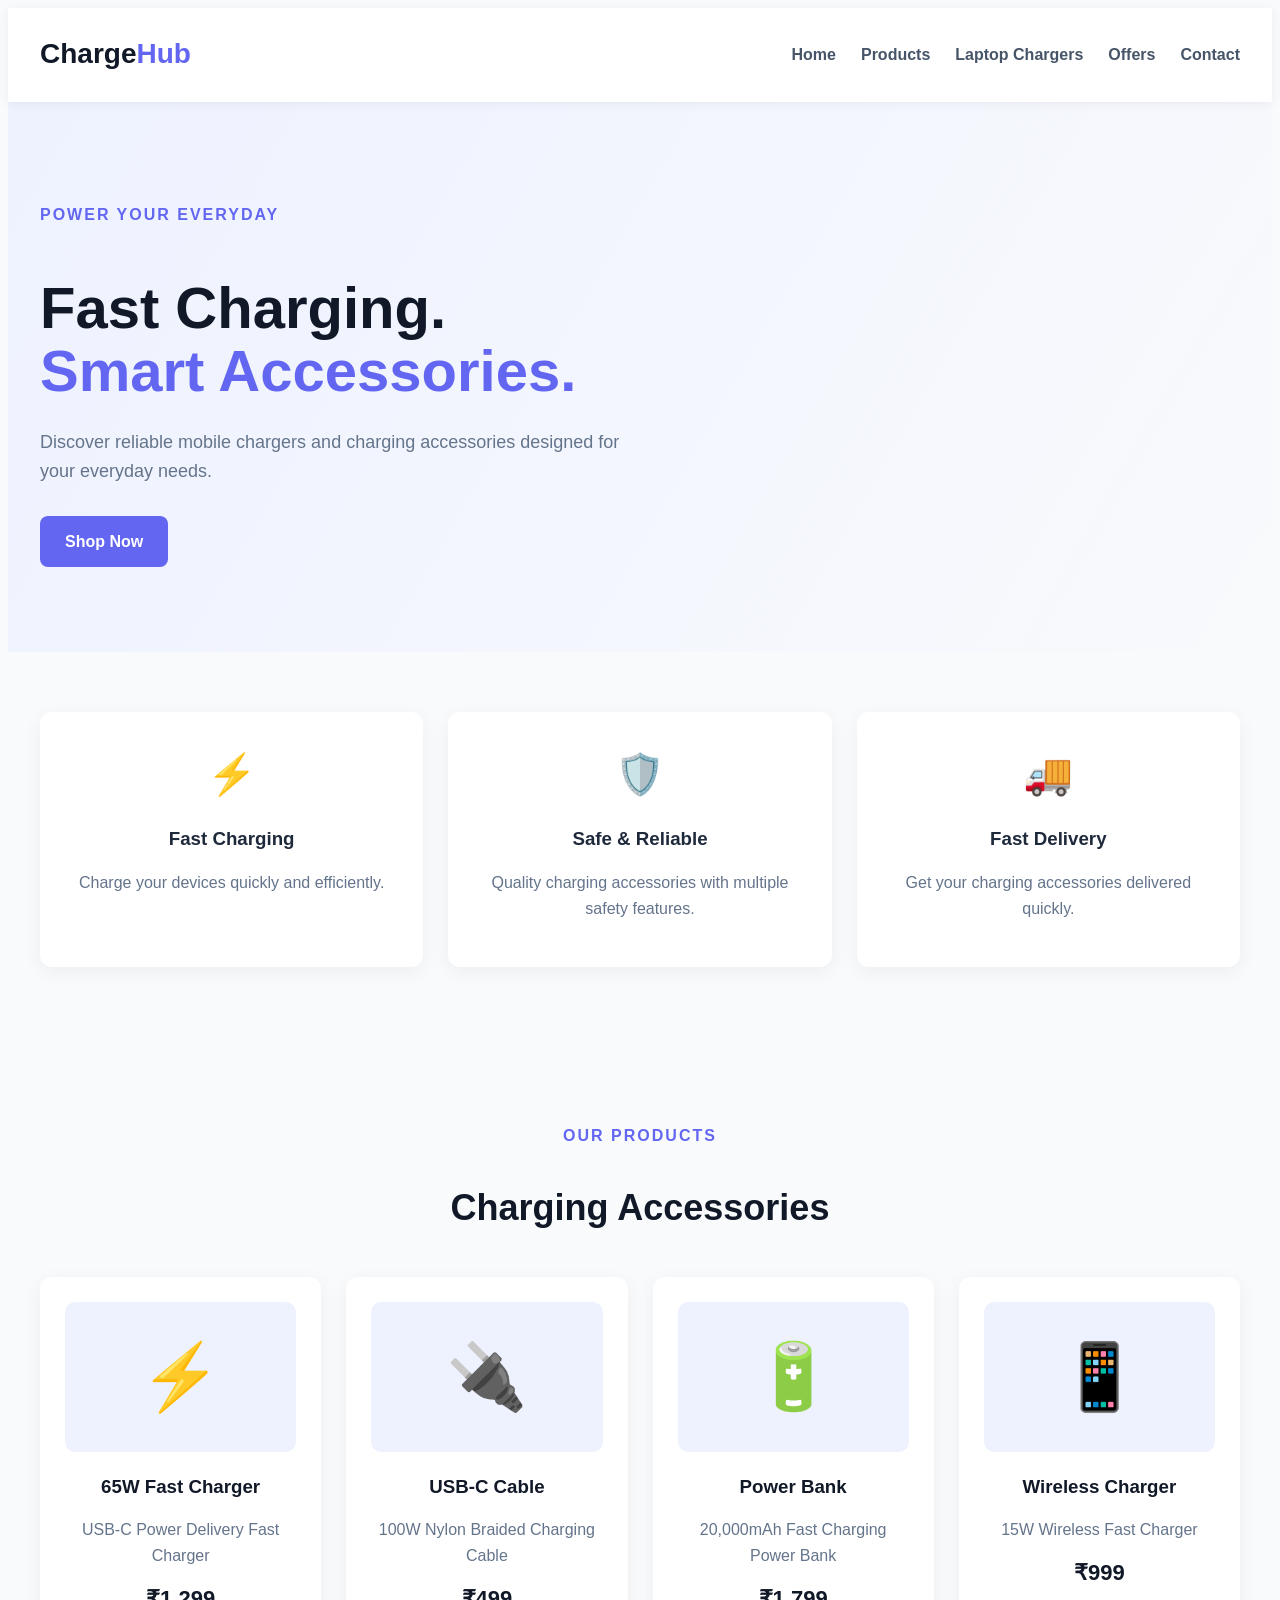
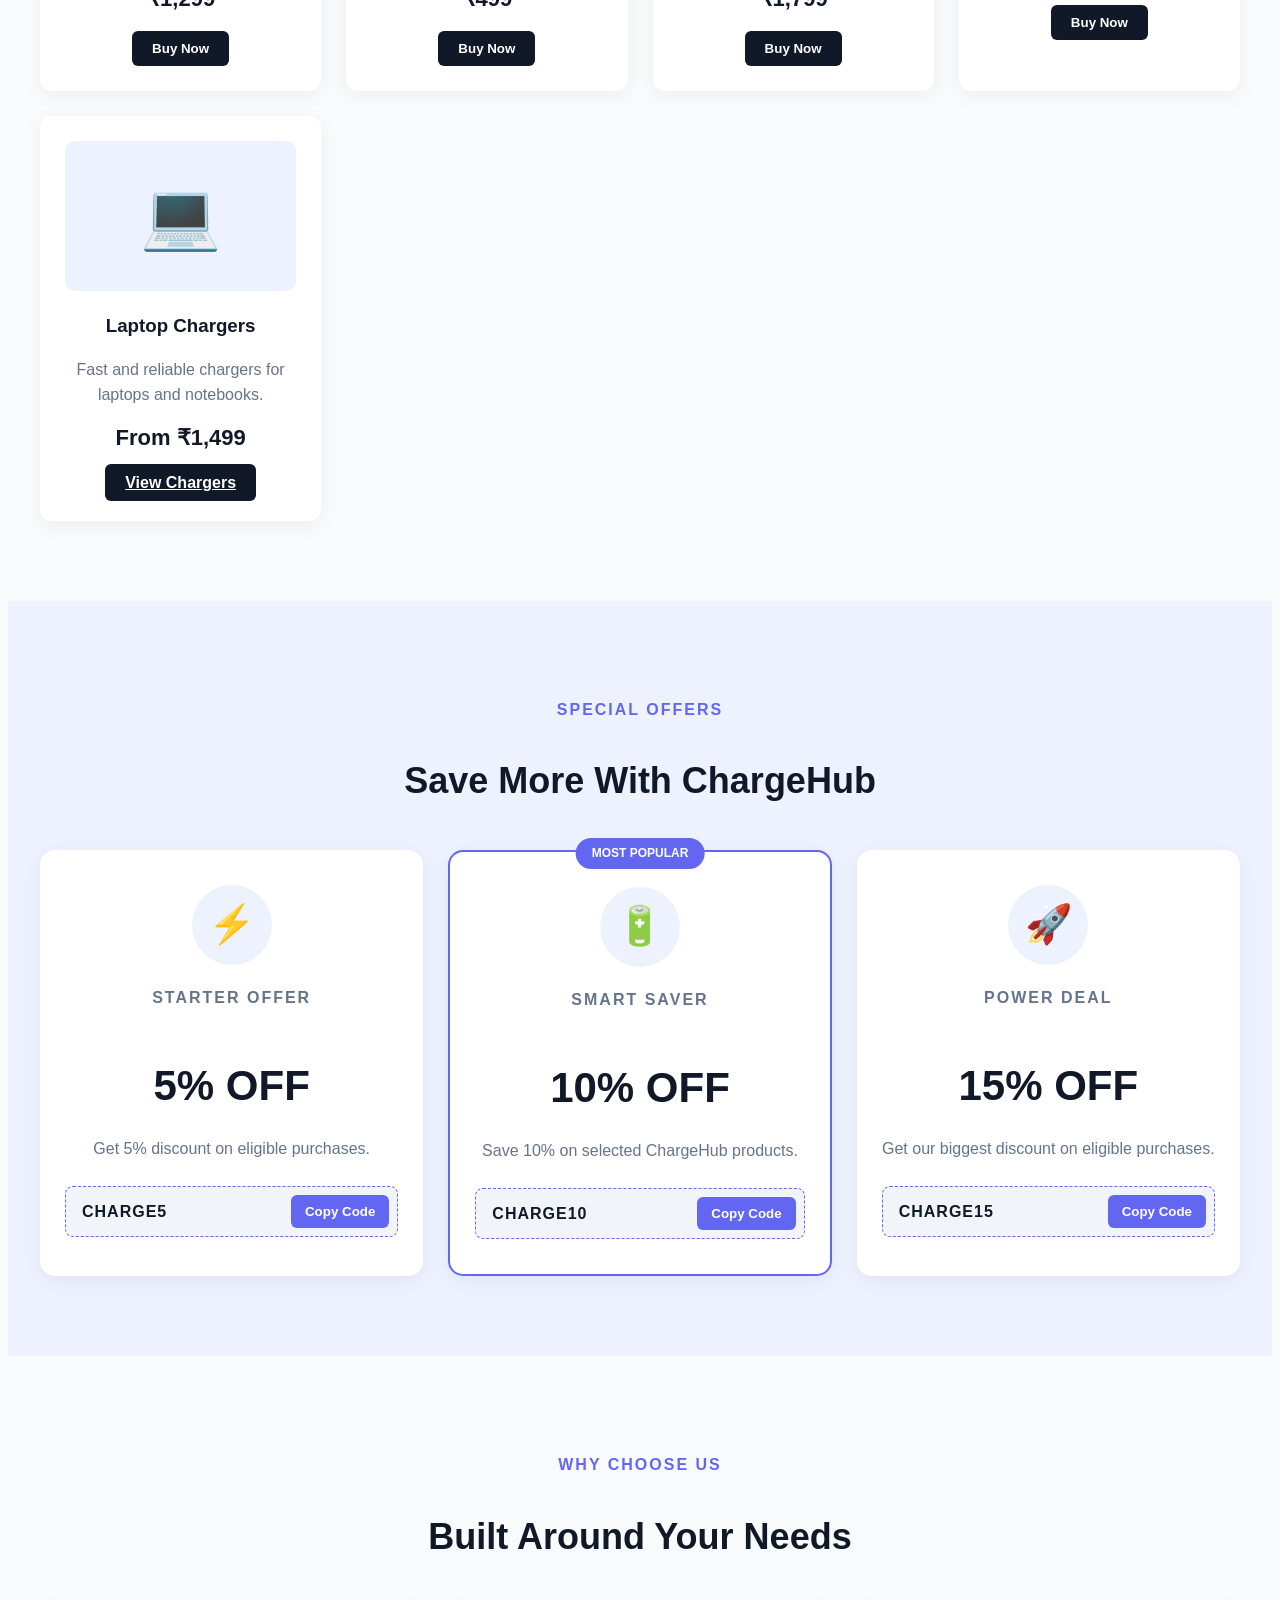
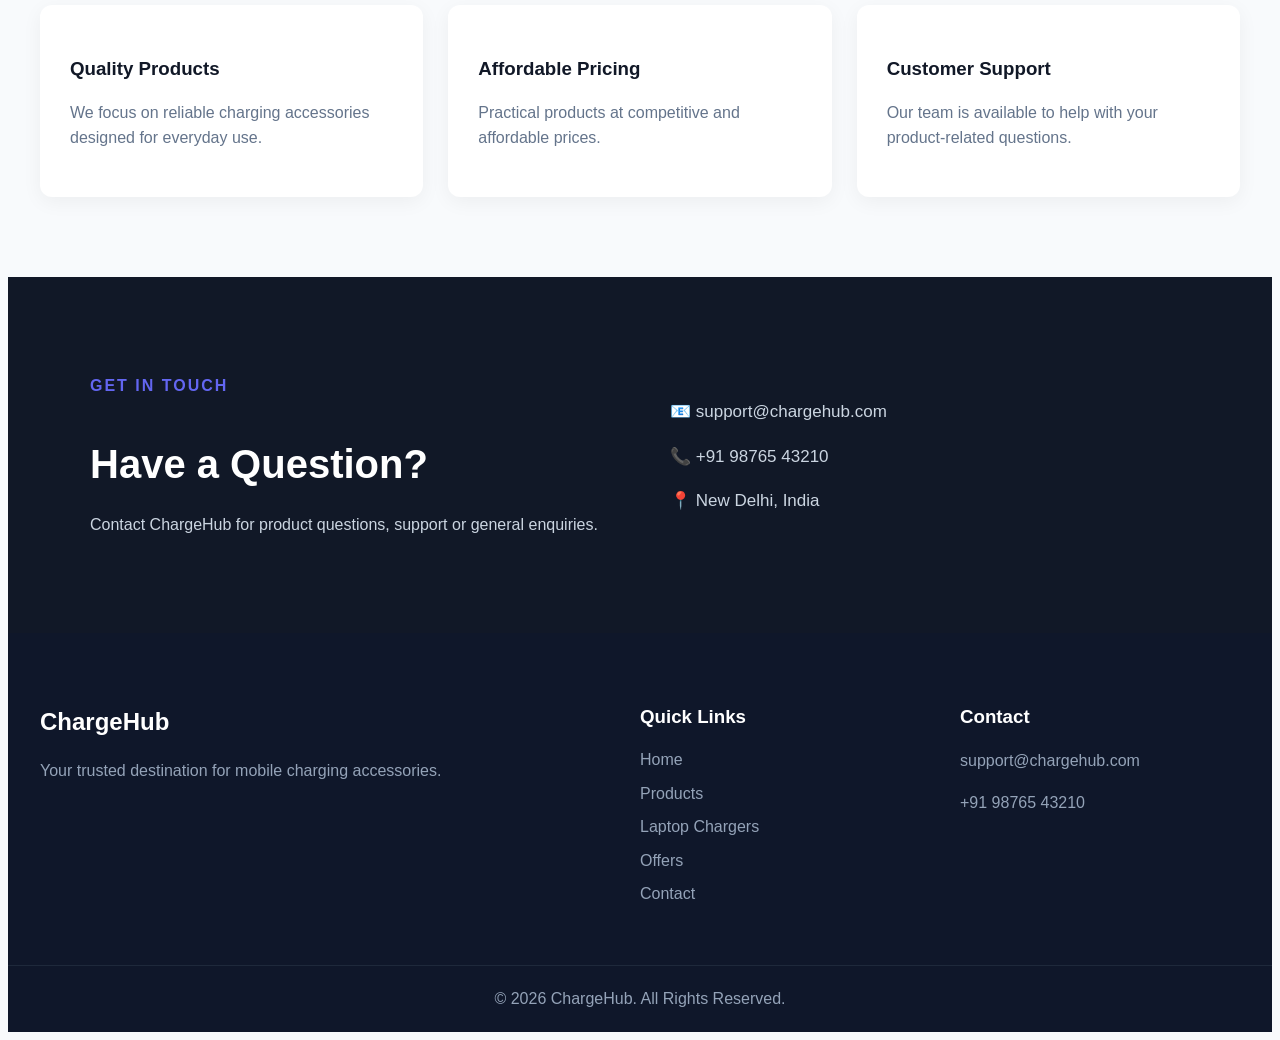
<file: index.html>
<!DOCTYPE html>
<html lang="en">

<head>

    
    <meta charset="UTF-8">

    <meta name="viewport"
          content="width=device-width, initial-scale=1.0">

    <title>ChargeHub - Mobile Chargers</title>

    <link rel="stylesheet"
          href="css/style.css">

</head>


<body>


<!-- =========================================
     HEADER / NAVIGATION
========================================= -->

<header>

    <nav class="navbar">

        <div class="logo">
            Charge<span>Hub</span>
        </div>


        <ul class="nav-links">

            <li>
                <a href="#home">
                    Home
                </a>
            </li>

            <li>
                <a href="#products">
                    Products
                </a>
            </li>

            <li>
                <a href="Laptop-Charger.html">
                    Laptop Chargers
                </a>
            </li>

            <li>
                <a href="#offers">
                    Offers
                </a>
            </li>

            <li>
                <a href="#contact">
                    Contact
                </a>
            </li>

        </ul>

    </nav>

</header>


<!-- =========================================
     HERO SECTION
========================================= -->

<section class="hero" id="home">

    <div class="hero-content">

        <p class="small-title">
            POWER YOUR EVERYDAY
        </p>


        <h1>

            Fast Charging.
            <br>

            <span>
                Smart Accessories.
            </span>

        </h1>


        <p class="hero-description">

            Discover reliable mobile chargers and
            charging accessories designed for your
            everyday needs.

        </p>


        <a href="#products"
           class="btn">

            Shop Now

        </a>

    </div>

</section>


<!-- =========================================
     FEATURES SECTION
========================================= -->

<section class="features">


    <div class="feature">

        <div class="feature-icon">
            ⚡
        </div>

        <h3>
            Fast Charging
        </h3>

        <p>
            Charge your devices quickly and efficiently.
        </p>

    </div>


    <div class="feature">

        <div class="feature-icon">
            🛡️
        </div>

        <h3>
            Safe & Reliable
        </h3>

        <p>
            Quality charging accessories with
            multiple safety features.
        </p>

    </div>


    <div class="feature">

        <div class="feature-icon">
            🚚
        </div>

        <h3>
            Fast Delivery
        </h3>

        <p>
            Get your charging accessories
            delivered quickly.
        </p>

    </div>


</section>


<!-- =========================================
     PRODUCTS SECTION
========================================= -->

<section class="products"
         id="products">


    <div class="section-title">

        <p>
            OUR PRODUCTS
        </p>

        <h2>
            Charging Accessories
        </h2>

    </div>


    <div class="product-grid">


        <!-- =================================
             PRODUCT 1
        ================================== -->

        <div class="product-card">

            <div class="product-icon">
                ⚡
            </div>

            <h3>
                65W Fast Charger
            </h3>

            <p>
                USB-C Power Delivery Fast Charger
            </p>

            <strong>
                ₹1,299
            </strong>

            <button
                class="product-btn"
                onclick="buyProduct('65W Fast Charger')">

                Buy Now

            </button>

        </div>


        <!-- =================================
             PRODUCT 2
        ================================== -->

        <div class="product-card">

            <div class="product-icon">
                🔌
            </div>

            <h3>
                USB-C Cable
            </h3>

            <p>
                100W Nylon Braided Charging Cable
            </p>

            <strong>
                ₹499
            </strong>

            <button
                class="product-btn"
                onclick="buyProduct('USB-C Cable')">

                Buy Now

            </button>

        </div>


        <!-- =================================
             PRODUCT 3
        ================================== -->

        <div class="product-card">

            <div class="product-icon">
                🔋
            </div>

            <h3>
                Power Bank
            </h3>

            <p>
                20,000mAh Fast Charging Power Bank
            </p>

            <strong>
                ₹1,799
            </strong>

            <button
                class="product-btn"
                onclick="buyProduct('Power Bank')">

                Buy Now

            </button>

        </div>


        <!-- =================================
             PRODUCT 4
        ================================== -->

        <div class="product-card">

            <div class="product-icon">
                📱
            </div>

            <h3>
                Wireless Charger
            </h3>

            <p>
                15W Wireless Fast Charger
            </p>

            <strong>
                ₹999
            </strong>

            <button
                class="product-btn"
                onclick="buyProduct('Wireless Charger')">

                Buy Now

            </button>

        </div>


        <!-- =================================
             PRODUCT 5 - LAPTOP CHARGERS
        ================================== -->

        <div class="product-card">

            <div class="product-icon">
                💻
            </div>

            <h3>
                Laptop Chargers
            </h3>

            <p>
                Fast and reliable chargers for
                laptops and notebooks.
            </p>

            <strong>
                From ₹1,499
            </strong>

            <a href="Laptop-Charger.html"
               class="product-btn">

                View Chargers

            </a>

        </div>


    </div>

</section>


<!-- =========================================
     OFFERS SECTION
========================================= -->

<section class="offers"
         id="offers">


    <div class="section-title">

        <p>
            SPECIAL OFFERS
        </p>

        <h2>
            Save More With ChargeHub
        </h2>

    </div>


    <div class="offer-grid">


        <!-- =================================
             5% OFFER
        ================================== -->

        <div class="offer-card">

            <div class="offer-icon">
                ⚡
            </div>

            <p class="offer-label">
                STARTER OFFER
            </p>

            <h3>
                5% OFF
            </h3>

            <p>
                Get 5% discount on eligible purchases.
            </p>


            <div class="coupon">

                <span>
                    CHARGE5
                </span>

                <button
                    onclick="copyCoupon('CHARGE5', this)">

                    Copy Code

                </button>

            </div>

        </div>


        <!-- =================================
             10% OFFER
        ================================== -->

        <div class="offer-card featured-offer">

            <div class="popular">
                MOST POPULAR
            </div>


            <div class="offer-icon">
                🔋
            </div>

            <p class="offer-label">
                SMART SAVER
            </p>

            <h3>
                10% OFF
            </h3>

            <p>
                Save 10% on selected ChargeHub products.
            </p>


            <div class="coupon">

                <span>
                    CHARGE10
                </span>

                <button
                    onclick="copyCoupon('CHARGE10', this)">

                    Copy Code

                </button>

            </div>

        </div>


        <!-- =================================
             15% OFFER
        ================================== -->

        <div class="offer-card">

            <div class="offer-icon">
                🚀
            </div>

            <p class="offer-label">
                POWER DEAL
            </p>

            <h3>
                15% OFF
            </h3>

            <p>
                Get our biggest discount on
                eligible purchases.
            </p>


            <div class="coupon">

                <span>
                    CHARGE15
                </span>

                <button
                    onclick="copyCoupon('CHARGE15', this)">

                    Copy Code

                </button>

            </div>

        </div>


    </div>

</section>


<!-- =========================================
     WHY CHOOSE US
========================================= -->

<section class="why-us">


    <div class="section-title">

        <p>
            WHY CHOOSE US
        </p>

        <h2>
            Built Around Your Needs
        </h2>

    </div>


    <div class="why-grid">


        <div class="why-card">

            <h3>
                Quality Products
            </h3>

            <p>
                We focus on reliable charging
                accessories designed for everyday use.
            </p>

        </div>


        <div class="why-card">

            <h3>
                Affordable Pricing
            </h3>

            <p>
                Practical products at competitive
                and affordable prices.
            </p>

        </div>


        <div class="why-card">

            <h3>
                Customer Support
            </h3>

            <p>
                Our team is available to help with
                your product-related questions.
            </p>

        </div>


    </div>

</section>


<!-- =========================================
     CONTACT SECTION
========================================= -->

<section class="contact"
         id="contact">


    <div class="contact-content">


        <div>

            <p class="small-title">
                GET IN TOUCH
            </p>

            <h2>
                Have a Question?
            </h2>

            <p>
                Contact ChargeHub for product
                questions, support or general enquiries.
            </p>

        </div>


        <div class="contact-info">

            <p>
                📧 support@chargehub.com
            </p>

            <p>
                📞 +91 98765 43210
            </p>

            <p>
                📍 New Delhi, India
            </p>

        </div>


    </div>

</section>


<!-- =========================================
     FOOTER
========================================= -->

<footer>


    <div class="footer-content">


        <div>

            <h2>
                ChargeHub
            </h2>

            <p>
                Your trusted destination for
                mobile charging accessories.
            </p>

        </div>


        <div>

            <h3>
                Quick Links
            </h3>

            <a href="#home">
                Home
            </a>

            <a href="#products">
                Products
            </a>

            <a href="Laptop-Charger.html">
                Laptop Chargers
            </a>

            <a href="#offers">
                Offers
            </a>

            <a href="#contact">
                Contact
            </a>

        </div>


        <div>

            <h3>
                Contact
            </h3>

            <p>
                support@chargehub.com
            </p>

            <p>
                +91 98765 43210
            </p>

        </div>


    </div>


    <div class="copyright">

        © 2026 ChargeHub.
        All Rights Reserved.

    </div>


</footer>


<!-- =========================================
     JAVASCRIPT
========================================= -->

<script src="js/script.js"></script>


</body>

</html>
</file>
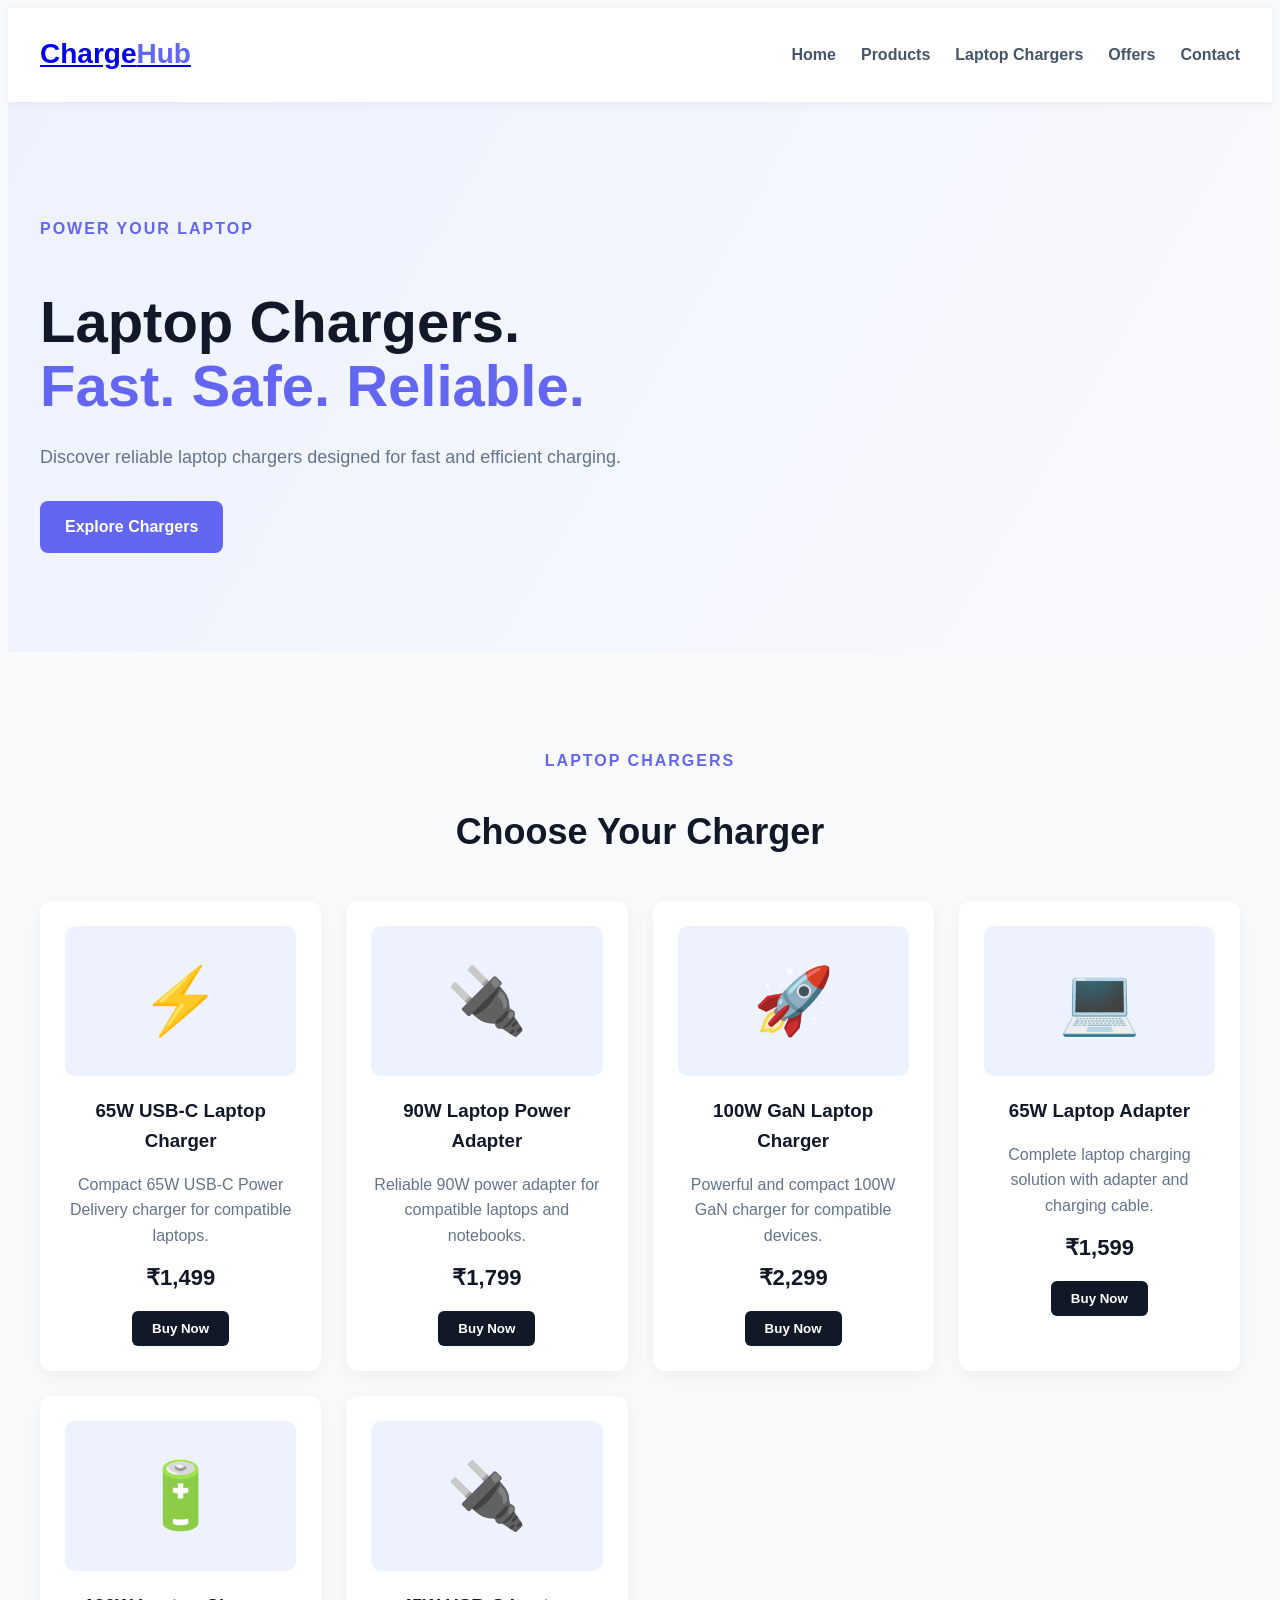
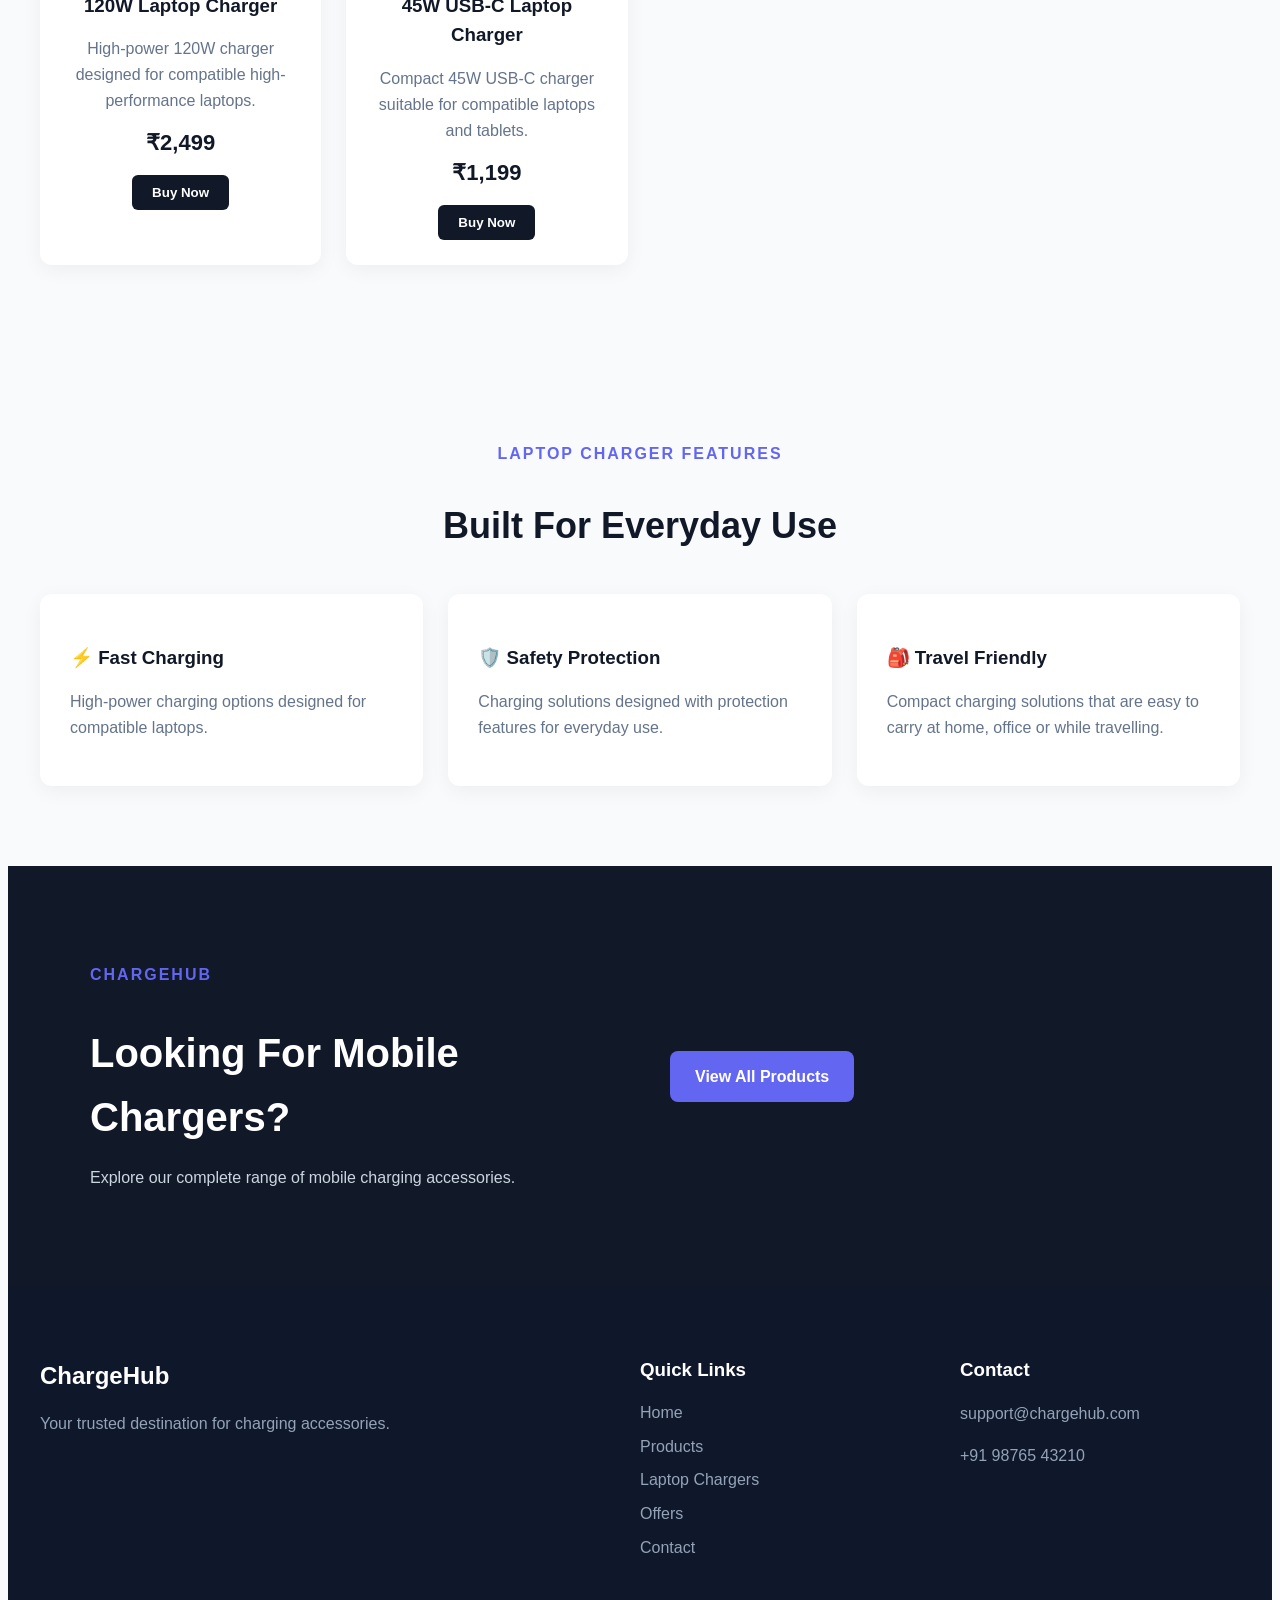
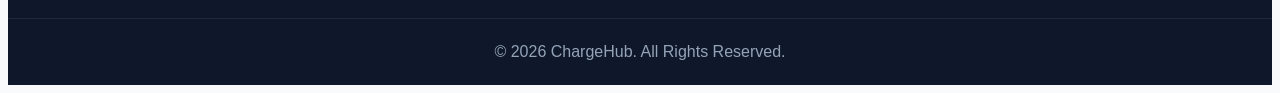
<file: Laptop-Charger.html>
<!DOCTYPE html>
<html lang="en">

<head>

    <meta charset="UTF-8">

    <meta name="viewport"
          content="width=device-width, initial-scale=1.0">

    <title>Laptop Chargers - ChargeHub</title>

    <link rel="stylesheet"
          href="css/style.css">

</head>


<body>


<!-- =========================================
     HEADER / NAVIGATION
========================================= -->

<header>

    <nav class="navbar">

        <div class="logo">

            <a href="index.html">
                Charge<span>Hub</span>
            </a>

        </div>


        <ul class="nav-links">

            <li>
                <a href="index.html">
                    Home
                </a>
            </li>

            <li>
                <a href="index.html#products">
                    Products
                </a>
            </li>

            <li>
                <a href="Laptop-Charger.html">
                    Laptop Chargers
                </a>
            </li>

            <li>
                <a href="index.html#offers">
                    Offers
                </a>
            </li>

            <li>
                <a href="index.html#contact">
                    Contact
                </a>
            </li>

        </ul>

    </nav>

</header>


<!-- =========================================
     HERO SECTION
========================================= -->

<section class="hero">

    <div class="hero-content">

        <p class="small-title">
            POWER YOUR LAPTOP
        </p>


        <h1>

            Laptop Chargers.
            <br>

            <span>
                Fast. Safe. Reliable.
            </span>

        </h1>


        <p class="hero-description">

            Discover reliable laptop chargers designed
            for fast and efficient charging.

        </p>


        <a href="#laptop-products"
           class="btn">

            Explore Chargers

        </a>

    </div>

</section>


<!-- =========================================
     LAPTOP CHARGER PRODUCTS
========================================= -->

<section class="products"
         id="laptop-products">


    <div class="section-title">

        <p>
            LAPTOP CHARGERS
        </p>

        <h2>
            Choose Your Charger
        </h2>

    </div>


    <div class="product-grid">


        <!-- =================================
             LAPTOP CHARGER 1
        ================================== -->

        <div class="product-card">

            <div class="product-icon">
                ⚡
            </div>

            <h3>
                65W USB-C Laptop Charger
            </h3>

            <p>
                Compact 65W USB-C Power Delivery
                charger for compatible laptops.
            </p>

            <strong>
                ₹1,499
            </strong>

            <button
                class="product-btn"
                onclick="buyProduct('65W USB-C Laptop Charger')">

                Buy Now

            </button>

        </div>


        <!-- =================================
             LAPTOP CHARGER 2
        ================================== -->

        <div class="product-card">

            <div class="product-icon">
                🔌
            </div>

            <h3>
                90W Laptop Power Adapter
            </h3>

            <p>
                Reliable 90W power adapter for
                compatible laptops and notebooks.
            </p>

            <strong>
                ₹1,799
            </strong>

            <button
                class="product-btn"
                onclick="buyProduct('90W Laptop Power Adapter')">

                Buy Now

            </button>

        </div>


        <!-- =================================
             LAPTOP CHARGER 3
        ================================== -->

        <div class="product-card">

            <div class="product-icon">
                🚀
            </div>

            <h3>
                100W GaN Laptop Charger
            </h3>

            <p>
                Powerful and compact 100W GaN
                charger for compatible devices.
            </p>

            <strong>
                ₹2,299
            </strong>

            <button
                class="product-btn"
                onclick="buyProduct('100W GaN Laptop Charger')">

                Buy Now

            </button>

        </div>


        <!-- =================================
             LAPTOP CHARGER 4
        ================================== -->

        <div class="product-card">

            <div class="product-icon">
                💻
            </div>

            <h3>
                65W Laptop Adapter
            </h3>

            <p>
                Complete laptop charging solution
                with adapter and charging cable.
            </p>

            <strong>
                ₹1,599
            </strong>

            <button
                class="product-btn"
                onclick="buyProduct('65W Laptop Adapter')">

                Buy Now

            </button>

        </div>


        <!-- =================================
             LAPTOP CHARGER 5
        ================================== -->

        <div class="product-card">

            <div class="product-icon">
                🔋
            </div>

            <h3>
                120W Laptop Charger
            </h3>

            <p>
                High-power 120W charger designed
                for compatible high-performance laptops.
            </p>

            <strong>
                ₹2,499
            </strong>

            <button
                class="product-btn"
                onclick="buyProduct('120W Laptop Charger')">

                Buy Now

            </button>

        </div>


        <!-- =================================
             LAPTOP CHARGER 6
        ================================== -->

        <div class="product-card">

            <div class="product-icon">
                🔌
            </div>

            <h3>
                45W USB-C Laptop Charger
            </h3>

            <p>
                Compact 45W USB-C charger suitable
                for compatible laptops and tablets.
            </p>

            <strong>
                ₹1,199
            </strong>

            <button
                class="product-btn"
                onclick="buyProduct('45W USB-C Laptop Charger')">

                Buy Now

            </button>

        </div>


    </div>

</section>


<!-- =========================================
     LAPTOP CHARGER FEATURES
========================================= -->

<section class="why-us">


    <div class="section-title">

        <p>
            LAPTOP CHARGER FEATURES
        </p>

        <h2>
            Built For Everyday Use
        </h2>

    </div>


    <div class="why-grid">


        <div class="why-card">

            <h3>
                ⚡ Fast Charging
            </h3>

            <p>
                High-power charging options designed
                for compatible laptops.
            </p>

        </div>


        <div class="why-card">

            <h3>
                🛡️ Safety Protection
            </h3>

            <p>
                Charging solutions designed with
                protection features for everyday use.
            </p>

        </div>


        <div class="why-card">

            <h3>
                🎒 Travel Friendly
            </h3>

            <p>
                Compact charging solutions that are
                easy to carry at home, office or while travelling.
            </p>

        </div>


    </div>

</section>


<!-- =========================================
     CTA SECTION
========================================= -->

<section class="contact">


    <div class="contact-content">


        <div>

            <p class="small-title">
                CHARGEHUB
            </p>

            <h2>
                Looking For Mobile Chargers?
            </h2>

            <p>
                Explore our complete range of mobile
                charging accessories.
            </p>

        </div>


        <div>

            <a href="index.html#products"
               class="btn">

                View All Products

            </a>

        </div>


    </div>

</section>


<!-- =========================================
     FOOTER
========================================= -->

<footer>


    <div class="footer-content">


        <div>

            <h2>
                ChargeHub
            </h2>

            <p>
                Your trusted destination for
                charging accessories.
            </p>

        </div>


        <div>

            <h3>
                Quick Links
            </h3>

            <a href="index.html">
                Home
            </a>

            <a href="index.html#products">
                Products
            </a>

            <a href="Laptop-Charger.html">
                Laptop Chargers
            </a>

            <a href="index.html#offers">
                Offers
            </a>

            <a href="index.html#contact">
                Contact
            </a>

        </div>


        <div>

            <h3>
                Contact
            </h3>

            <p>
                support@chargehub.com
            </p>

            <p>
                +91 98765 43210
            </p>

        </div>


    </div>


    <div class="copyright">

        © 2026 ChargeHub.
        All Rights Reserved.

    </div>


</footer>


<!-- =========================================
     JAVASCRIPT
========================================= -->

<script src="js/script.js"></script>


</body>

</html>
</file>
<file: css/style.css>
```css
/* =========================================
   GLOBAL
========================================= */

* {
    margin: 0;
    padding: 0;
    box-sizing: border-box;
}


html {
    scroll-behavior: smooth;
}


body {
    font-family: Arial, Helvetica, sans-serif;

    color: #1e293b;

    background: #f8fafc;

    line-height: 1.6;
}


/* =========================================
   NAVBAR
========================================= */

header {
    background: white;

    box-shadow:
        0 2px 10px rgba(0, 0, 0, 0.06);

    position: sticky;

    top: 0;

    z-index: 1000;
}


.navbar {
    max-width: 1200px;

    margin: auto;

    padding: 18px 25px;

    display: flex;

    align-items: center;

    justify-content: space-between;
}


.logo {
    font-size: 28px;

    font-weight: bold;

    color: #111827;
}


.logo span {
    color: #6366f1;
}


.nav-links {
    list-style: none;

    display: flex;

    gap: 25px;
}


.nav-links a {
    text-decoration: none;

    color: #475569;

    font-weight: 600;
}


.nav-links a:hover {
    color: #6366f1;
}


/* =========================================
   HERO
========================================= */

.hero {
    min-height: 550px;

    display: flex;

    align-items: center;

    background:
        linear-gradient(
            120deg,
            #eef2ff,
            #f8fafc
        );
}


.hero-content {
    max-width: 1200px;

    width: 100%;

    margin: auto;

    padding: 80px 25px;
}


.small-title {
    color: #6366f1;

    font-weight: bold;

    letter-spacing: 2px;

    margin-bottom: 15px;
}


.hero h1 {
    font-size: 58px;

    line-height: 1.1;

    margin-bottom: 25px;

    color: #111827;
}


.hero h1 span {
    color: #6366f1;
}


.hero-description {
    max-width: 600px;

    font-size: 18px;

    color: #64748b;

    margin-bottom: 30px;
}


/* =========================================
   BUTTON
========================================= */

.btn {
    display: inline-block;

    padding: 13px 25px;

    background: #6366f1;

    color: white;

    border: none;

    border-radius: 8px;

    text-decoration: none;

    font-weight: bold;

    cursor: pointer;
}


.btn:hover {
    background: #4f46e5;
}


/* =========================================
   FEATURES
========================================= */

.features {
    max-width: 1200px;

    margin: auto;

    padding: 60px 25px;

    display: grid;

    grid-template-columns:
        repeat(3, 1fr);

    gap: 25px;
}


.feature {
    background: white;

    padding: 30px;

    border-radius: 12px;

    text-align: center;

    box-shadow:
        0 5px 20px rgba(0, 0, 0, 0.05);
}


.feature-icon {
    font-size: 40px;

    margin-bottom: 15px;
}


.feature h3 {
    margin-bottom: 10px;
}


.feature p {
    color: #64748b;
}


/* =========================================
   SECTION TITLE
========================================= */

.section-title {
    text-align: center;

    margin-bottom: 40px;
}


.section-title p {
    color: #6366f1;

    font-weight: bold;

    letter-spacing: 2px;

    margin-bottom: 5px;
}


.section-title h2 {
    font-size: 36px;

    color: #111827;
}


/* =========================================
   PRODUCTS
========================================= */

.products {
    max-width: 1200px;

    margin: auto;

    padding: 80px 25px;
}


.product-grid {
    display: grid;

    grid-template-columns:
        repeat(4, 1fr);

    gap: 25px;
}


.product-card {
    background: white;

    padding: 25px;

    border-radius: 12px;

    text-align: center;

    box-shadow:
        0 5px 20px rgba(0, 0, 0, 0.05);

    transition: 0.3s;
}


.product-card:hover {
    transform: translateY(-7px);
}


.product-icon {
    height: 150px;

    display: flex;

    align-items: center;

    justify-content: center;

    background: #eef2ff;

    border-radius: 10px;

    font-size: 65px;

    margin-bottom: 20px;
}


.product-card h3 {
    margin-bottom: 8px;

    color: #111827;
}


.product-card p {
    color: #64748b;

    margin-bottom: 12px;
}


.product-card strong {
    display: block;

    font-size: 22px;

    margin-bottom: 15px;

    color: #111827;
}


.product-btn {
    border: none;

    padding: 10px 20px;

    background: #111827;

    color: white;

    border-radius: 6px;

    cursor: pointer;

    font-weight: bold;
}


.product-btn:hover {
    background: #6366f1;
}


/* =========================================
   OFFERS
========================================= */

.offers {
    background: #eef2ff;

    padding: 80px 25px;
}


.offer-grid {
    max-width: 1200px;

    margin: auto;

    display: grid;

    grid-template-columns:
        repeat(3, 1fr);

    gap: 25px;
}


.offer-card {
    position: relative;

    background: white;

    padding: 35px 25px;

    border-radius: 15px;

    text-align: center;

    box-shadow:
        0 5px 20px rgba(0, 0, 0, 0.06);

    transition: 0.3s;
}


.offer-card:hover {
    transform: translateY(-7px);
}


.offer-icon {
    width: 80px;

    height: 80px;

    margin: 0 auto 20px;

    display: flex;

    align-items: center;

    justify-content: center;

    background: #eef2ff;

    border-radius: 50%;

    font-size: 38px;
}


.offer-label {
    color: #6366f1;

    font-weight: bold;

    letter-spacing: 2px;

    margin-bottom: 8px;
}


.offer-card h3 {
    font-size: 42px;

    margin-bottom: 15px;

    color: #111827;
}


.offer-card > p {
    color: #64748b;

    margin-bottom: 25px;
}


/* =========================================
   COUPON
========================================= */

.coupon {
    display: flex;

    align-items: center;

    justify-content: space-between;

    gap: 10px;

    padding: 8px;

    background: #f1f5f9;

    border: 1px dashed #6366f1;

    border-radius: 8px;
}


.coupon span {
    font-weight: bold;

    color: #111827;

    letter-spacing: 1px;

    padding-left: 8px;
}


.coupon button {
    border: none;

    background: #6366f1;

    color: white;

    padding: 9px 14px;

    border-radius: 6px;

    font-weight: bold;

    cursor: pointer;
}


.coupon button:hover {
    background: #4f46e5;
}


/* =========================================
   MOST POPULAR OFFER
========================================= */

.featured-offer {
    border: 2px solid #6366f1;
}


.popular {
    position: absolute;

    top: -14px;

    left: 50%;

    transform: translateX(-50%);

    background: #6366f1;

    color: white;

    padding: 6px 16px;

    border-radius: 20px;

    font-size: 12px;

    font-weight: bold;

    white-space: nowrap;
}


/* =========================================
   WHY CHOOSE US
========================================= */

.why-us {
    max-width: 1200px;

    margin: auto;

    padding: 80px 25px;
}


.why-grid {
    display: grid;

    grid-template-columns:
        repeat(3, 1fr);

    gap: 25px;
}


.why-card {
    background: white;

    padding: 30px;

    border-radius: 12px;

    box-shadow:
        0 5px 20px rgba(0, 0, 0, 0.05);
}


.why-card h3 {
    margin-bottom: 10px;

    color: #111827;
}


.why-card p {
    color: #64748b;
}


/* =========================================
   CONTACT
========================================= */

.contact {
    background: #111827;

    color: white;

    padding: 80px 25px;
}


.contact-content {
    max-width: 1100px;

    margin: auto;

    display: grid;

    grid-template-columns:
        1fr 1fr;

    gap: 60px;

    align-items: center;
}


.contact h2 {
    font-size: 40px;

    margin-bottom: 15px;
}


.contact-content > div:first-child > p:last-child {
    color: #cbd5e1;

    max-width: 550px;
}


.contact-info p {
    color: #cbd5e1;

    margin-bottom: 15px;

    font-size: 17px;
}


/* =========================================
   FOOTER
========================================= */

footer {
    background: #0f172a;

    color: white;
}


.footer-content {
    max-width: 1200px;

    margin: auto;

    padding: 50px 25px;

    display: grid;

    grid-template-columns:
        2fr 1fr 1fr;

    gap: 40px;
}


.footer-content h2,
.footer-content h3 {
    margin-bottom: 15px;
}


.footer-content p {
    color: #94a3b8;

    margin-bottom: 8px;
}


.footer-content a {
    display: block;

    color: #94a3b8;

    text-decoration: none;

    margin-bottom: 8px;
}


.footer-content a:hover {
    color: white;
}


.copyright {
    text-align: center;

    border-top:
        1px solid #1e293b;

    padding: 20px;

    color: #94a3b8;
}


/* =========================================
   RESPONSIVE DESIGN
========================================= */

@media (max-width: 900px) {

    .product-grid {
        grid-template-columns:
            repeat(2, 1fr);
    }


    .offer-grid {
        grid-template-columns:
            1fr;
    }

}


@media (max-width: 768px) {

    .navbar {
        flex-direction: column;

        gap: 20px;
    }


    .nav-links {
        flex-wrap: wrap;

        justify-content: center;

        gap: 15px;
    }


    .hero h1 {
        font-size: 42px;
    }


    .features {
        grid-template-columns:
            1fr;
    }


    .product-grid {
        grid-template-columns:
            1fr;
    }


    .why-grid {
        grid-template-columns:
            1fr;
    }


    .contact-content {
        grid-template-columns:
            1fr;

        gap: 30px;
    }


    .footer-content {
        grid-template-columns:
            1fr;
    }


    .section-title h2 {
        font-size: 30px;
    }


    .coupon {
        flex-direction: column;

        align-items: stretch;
    }


    .coupon span {
        padding: 8px;
    }


    .coupon button {
        width: 100%;
    }

}
</file>
